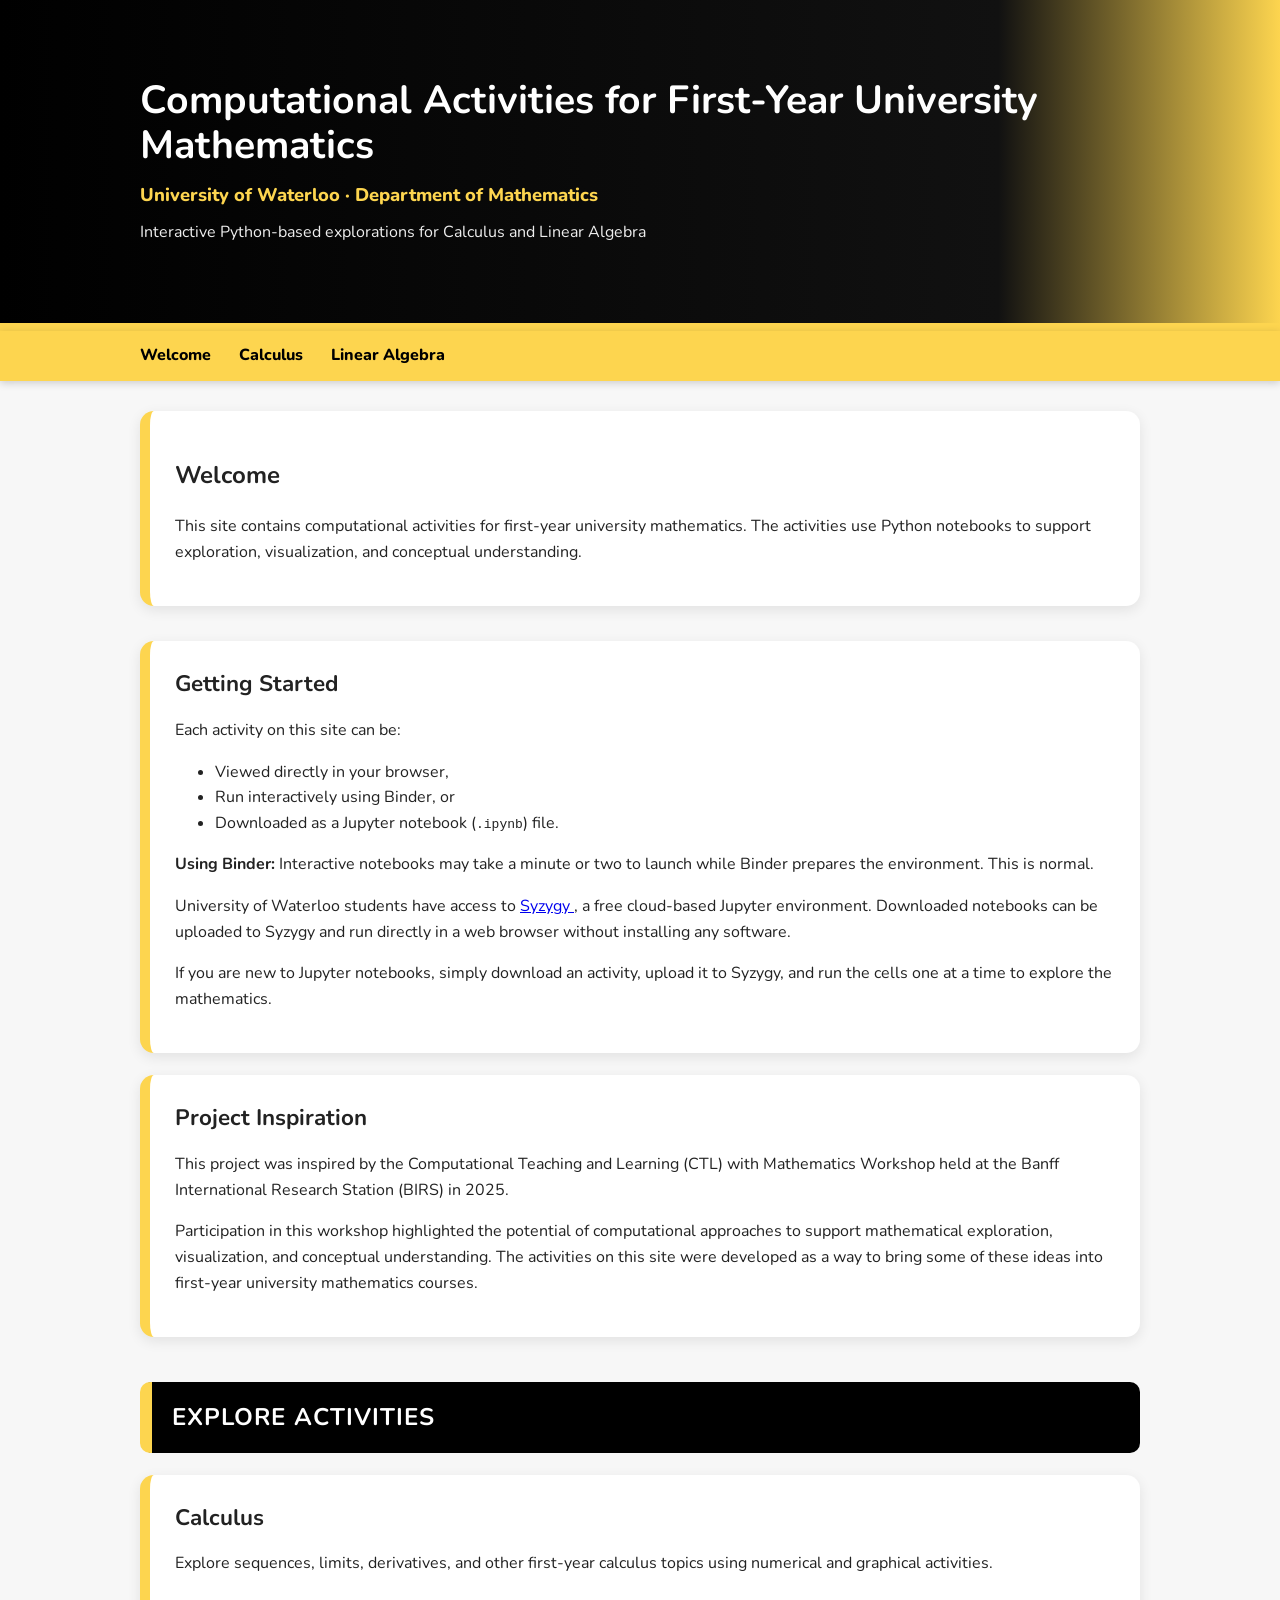
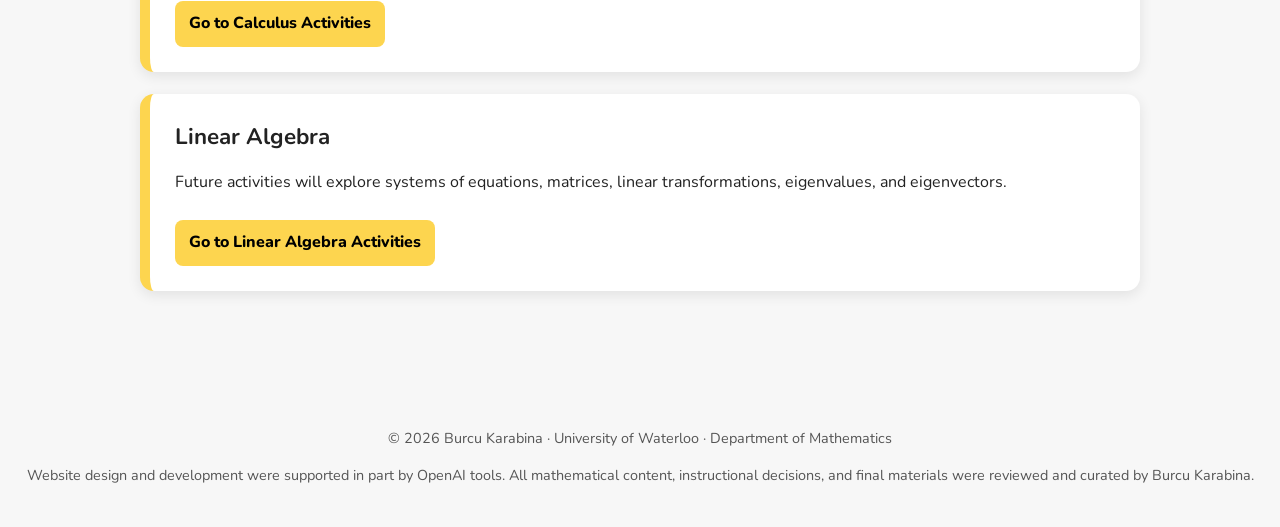
<file: index.html>
<!DOCTYPE html>
<html lang="en">
<head>
    <meta charset="UTF-8">
    <title>Computational Activities for First-Year University Mathematics</title>
    <link href="https://fonts.googleapis.com/css2?family=Nunito:wght@400;600;700;800&display=swap" rel="stylesheet">
    <link rel="stylesheet" href="styles.css">
</head>

<body>

<header>
    <div class="container">
        <h1>Computational Activities for First-Year University Mathematics</h1>
        <div class="subtitle">University of Waterloo · Department of Mathematics</div>
        <div class="header-note">
            Interactive Python-based explorations for Calculus and Linear Algebra
        </div>
    </div>
</header>

<nav>
    <div class="container">
        <a href="index.html">Welcome</a>
        <a href="calculus.html">Calculus</a>
        <a href="linear-algebra.html">Linear Algebra</a>
    </div>
</nav>

<main class="container">

 <section class="intro">
    <h2>Welcome</h2>

    <p>
        This site contains computational activities for first-year university mathematics.
        The activities use Python notebooks to support exploration, visualization,
        and conceptual understanding.
    </p>
</section>

<div class="activity-card">

    <h4>Getting Started</h4>

    <p>
        Each activity on this site can be:
    </p>

    <ul>
        <li>Viewed directly in your browser,</li>
        <li>Run interactively using Binder, or</li>
        <li>Downloaded as a Jupyter notebook (<code>.ipynb</code>) file.</li>
    </ul>
<div class="binder-info">
    <strong>Using Binder:</strong> Interactive notebooks may take a minute or two to launch while Binder prepares the environment. This is normal.
</div>
    <p>
        University of Waterloo students have access to
        <a href="https://uwaterloo.syzygy.ca/"
           target="_blank"
           rel="noopener noreferrer">
           Syzygy
        </a>,
        a free cloud-based Jupyter environment. Downloaded notebooks can be uploaded
        to Syzygy and run directly in a web browser without installing any software.
    </p>

    <p>
        If you are new to Jupyter notebooks, simply download an activity,
        upload it to Syzygy, and run the cells one at a time to explore the mathematics.
    </p>

</div>

<div class="activity-card">

    <h4>Project Inspiration</h4>

    <p>
        This project was inspired by the
           Computational Teaching and Learning (CTL) with Mathematics Workshop
        held at the Banff International Research Station (BIRS) in 2025.
    </p>

    <p>
        Participation in this workshop highlighted the potential of computational
        approaches to support mathematical exploration, visualization, and
        conceptual understanding. The activities on this site were developed as a
        way to bring some of these ideas into first-year university mathematics courses.
    </p>

</div>


    <section class="major-section">
        <h2 class="major-section-title">Explore Activities</h2>

        <div class="activity-card">
            <h4>Calculus</h4>
            <p>
                Explore sequences, limits, derivatives, and other first-year calculus topics
                using numerical and graphical activities.
            </p>

            <a class="button run" href="calculus.html">Go to Calculus Activities</a>
        </div>

        <div class="activity-card">
            <h4>Linear Algebra</h4>
            <p>
                Future activities will explore systems of equations, matrices, linear transformations,
                eigenvalues, and eigenvectors.
            </p>

            <a class="button run" href="linear-algebra.html">Go to Linear Algebra Activities</a>
        </div>
    </section>

</main>

    <footer>
    <p> © 2026 Burcu Karabina · University of Waterloo · Department of Mathematics</p>
     <p>
    Website design and development were supported in part by OpenAI tools.
    All mathematical content, instructional decisions, and final materials
    were reviewed and curated by Burcu Karabina.
  </p>
  </footer>

</body>
</html>
</file>
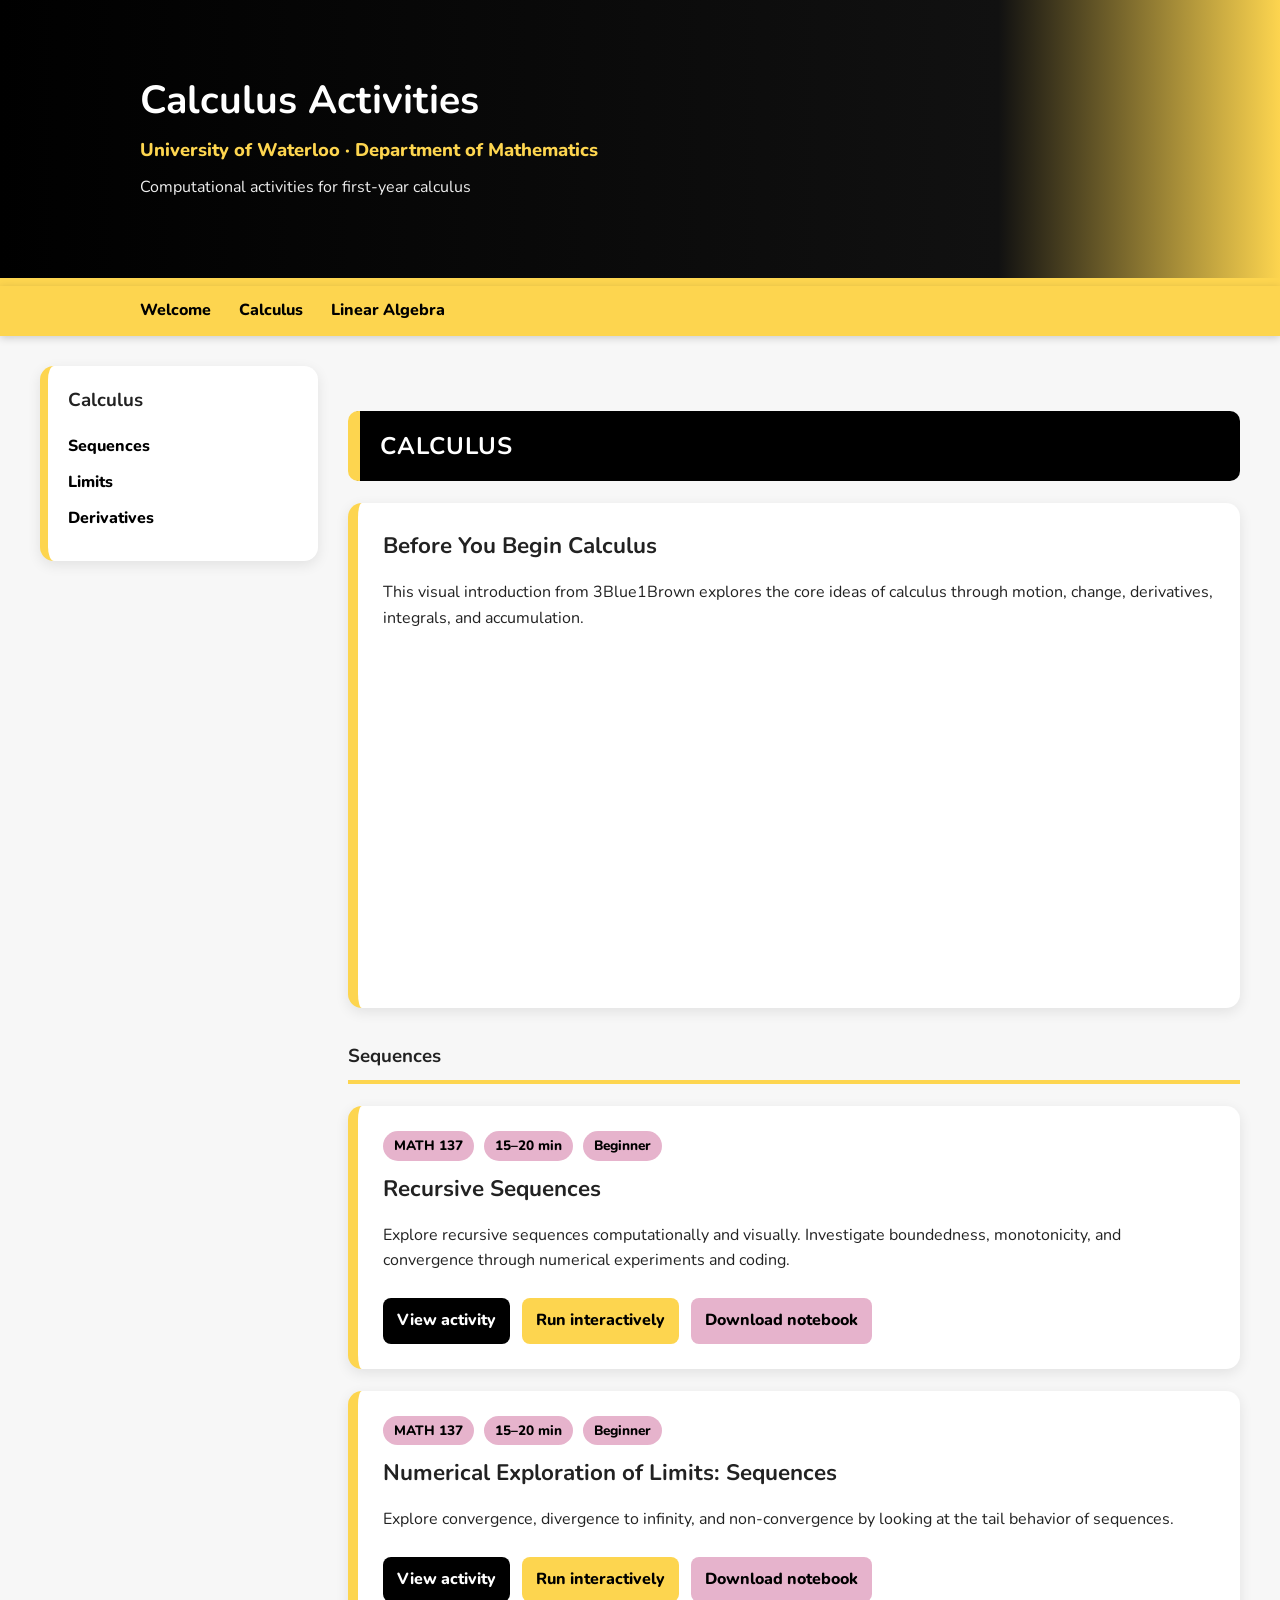
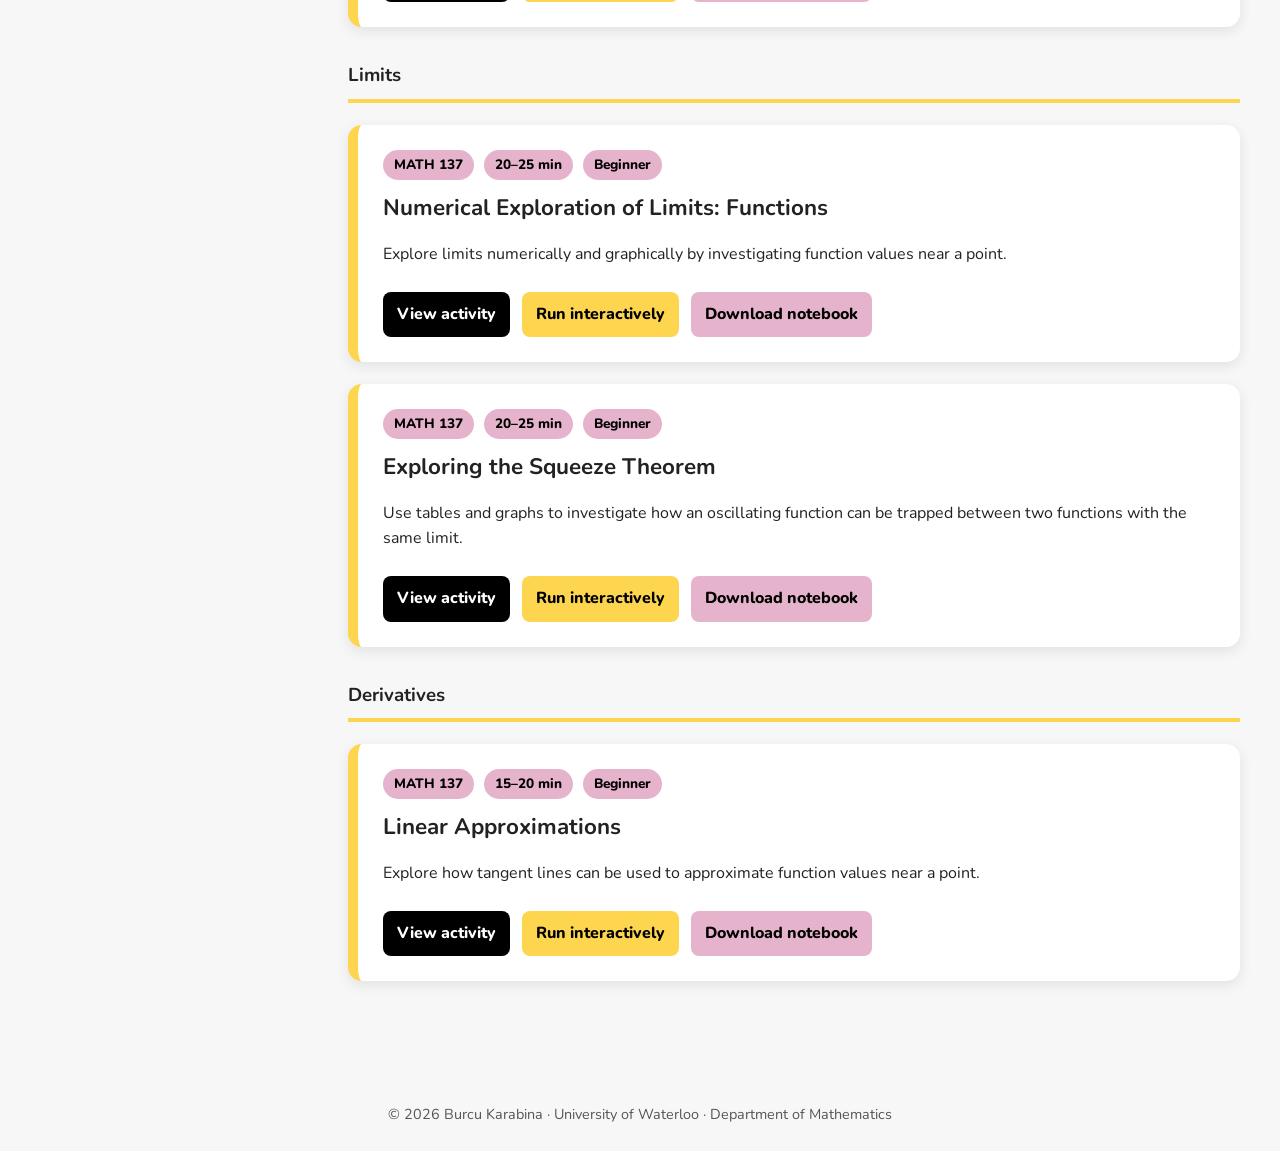
<file: calculus.html>
<!DOCTYPE html>
<html lang="en">
<head>
    <meta charset="UTF-8">
    <title>Calculus Activities</title>
    <link href="https://fonts.googleapis.com/css2?family=Nunito:wght@400;600;700;800&display=swap" rel="stylesheet">
    <link rel="stylesheet" href="styles.css">
</head>

<body>

<header>
    <div class="container">
        <h1>Calculus Activities</h1>
        <div class="subtitle">University of Waterloo · Department of Mathematics</div>
        <div class="header-note">
            Computational activities for first-year calculus
        </div>
    </div>
</header>

<nav>
    <div class="container">
        <a href="index.html">Welcome</a>
        <a href="calculus.html">Calculus</a>
        <a href="linear-algebra.html">Linear Algebra</a>
    </div>
</nav>

<div class="page-layout">

    <aside class="sidebar">
        <h3>Calculus</h3>
        <a href="#sequences">Sequences</a>
        <a href="#limits">Limits</a>
        <a href="#derivatives">Derivatives</a>
    </aside>

    <main class="content">

        <section class="major-section">
            <h2 class="major-section-title">Calculus</h2>

            <div class="activity-card">
                <h4>Before You Begin Calculus</h4>
                <p>
                    This visual introduction from 3Blue1Brown explores the core ideas of calculus
                    through motion, change, derivatives, integrals, and accumulation.
                </p>

                <div class="video-container">
                    <iframe
                        src="https://www.youtube.com/embed/WUvTyaaNkzM"
                        title="Essence of Calculus"
                        frameborder="0"
                        allowfullscreen>
                    </iframe>
                </div>
            </div>

            <h3 class="topic-title" id="sequences">Sequences</h3>

            <div class="activity-card">
                <span class="tag">MATH 137</span>
                <span class="tag">15–20 min</span>
                <span class="tag">Beginner</span>

                <h4>Recursive Sequences</h4>
                <p>
                    Explore recursive sequences computationally and visually. Investigate boundedness,
                    monotonicity, and convergence through numerical experiments and coding.
                </p>

                <a class="button view" href="recursivesequences.html" target="_blank" rel="noopener noreferrer">View activity</a>
                <a class="button run" href="https://mybinder.org/v2/gh/burcukarabina/computationalcalculus/HEAD?urlpath=tree/recursivesequences.ipynb" target="_blank" rel="noopener noreferrer">Run interactively</a>
                <a class="button download" href="recursivesequences.ipynb" download>Download notebook</a>
            </div>

            <div class="activity-card">
                <span class="tag">MATH 137</span>
                <span class="tag">15–20 min</span>
                <span class="tag">Beginner</span>

                <h4>Numerical Exploration of Limits: Sequences</h4>
                <p>
                    Explore convergence, divergence to infinity, and non-convergence by looking
                    at the tail behavior of sequences.
                </p>

                <a class="button view" href="NumericalExplorationOfLimitsSequences.html" target="_blank" rel="noopener noreferrer">View activity</a>
                <a class="button run" href="https://mybinder.org/v2/gh/burcukarabina/computationalcalculus/HEAD?urlpath=tree/NumericalExplorationOfLimitsSequences.ipynb" target="_blank" rel="noopener noreferrer">Run interactively</a>
                <a class="button download" href="NumericalExplorationOfLimitsSequences.ipynb" download>Download notebook</a>
            </div>

            <h3 class="topic-title" id="limits">Limits</h3>

            <div class="activity-card">
                <span class="tag">MATH 137</span>
                <span class="tag">20–25 min</span>
                <span class="tag">Beginner</span>

                <h4>Numerical Exploration of Limits: Functions</h4>
                <p>
                    Explore limits numerically and graphically by investigating function values
                    near a point.
                </p>

                <a class="button view" href="NumericalExplorationOfLimitsFunctions.html" target="_blank" rel="noopener noreferrer">View activity</a>
                <a class="button run" href="https://mybinder.org/v2/gh/burcukarabina/computationalcalculus/HEAD?urlpath=tree/NumericalExplorationOfLimitsFunctions.ipynb" target="_blank" rel="noopener noreferrer">Run interactively</a>
                <a class="button download" href="NumericalExplorationOfLimitsFunctions.ipynb" download>Download notebook</a>
            </div>

            <div class="activity-card">
                <span class="tag">MATH 137</span>
                <span class="tag">20–25 min</span>
                <span class="tag">Beginner</span>

                <h4>Exploring the Squeeze Theorem</h4>
                <p>
                    Use tables and graphs to investigate how an oscillating function can be trapped
                    between two functions with the same limit.
                </p>

                <a class="button view" href="ExploringTheSqueezeTheorem.html" target="_blank" rel="noopener noreferrer">View activity</a>
                <a class="button run" href="https://mybinder.org/v2/gh/burcukarabina/computationalcalculus/HEAD?urlpath=tree/ExploringTheSqueezeTheorem.ipynb" target="_blank" rel="noopener noreferrer">Run interactively</a>
                <a class="button download" href="ExploringTheSqueezeTheorem.ipynb" download>Download notebook</a>
            </div>

            <h3 class="topic-title" id="derivatives">Derivatives</h3>

            <div class="activity-card">
                <span class="tag">MATH 137</span>
                <span class="tag">15–20 min</span>
                <span class="tag">Beginner</span>

                <h4>Linear Approximations</h4>
                <p>
                    Explore how tangent lines can be used to approximate function values near a point.
                </p>

                <a class="button view" href="LinearApproximations.html" target="_blank" rel="noopener noreferrer">View activity</a>
                <a class="button run" href="https://mybinder.org/v2/gh/burcukarabina/computationalcalculus/HEAD?urlpath=tree/LinearApproximations.ipynb" target="_blank" rel="noopener noreferrer">Run interactively</a>
                <a class="button download" href="LinearApproximations.ipynb" download>Download notebook</a>
            </div>

        </section>

    </main>

</div>

<footer>
    © 2026 Burcu Karabina · University of Waterloo · Department of Mathematics
</footer>

</body>
</html>
</file>
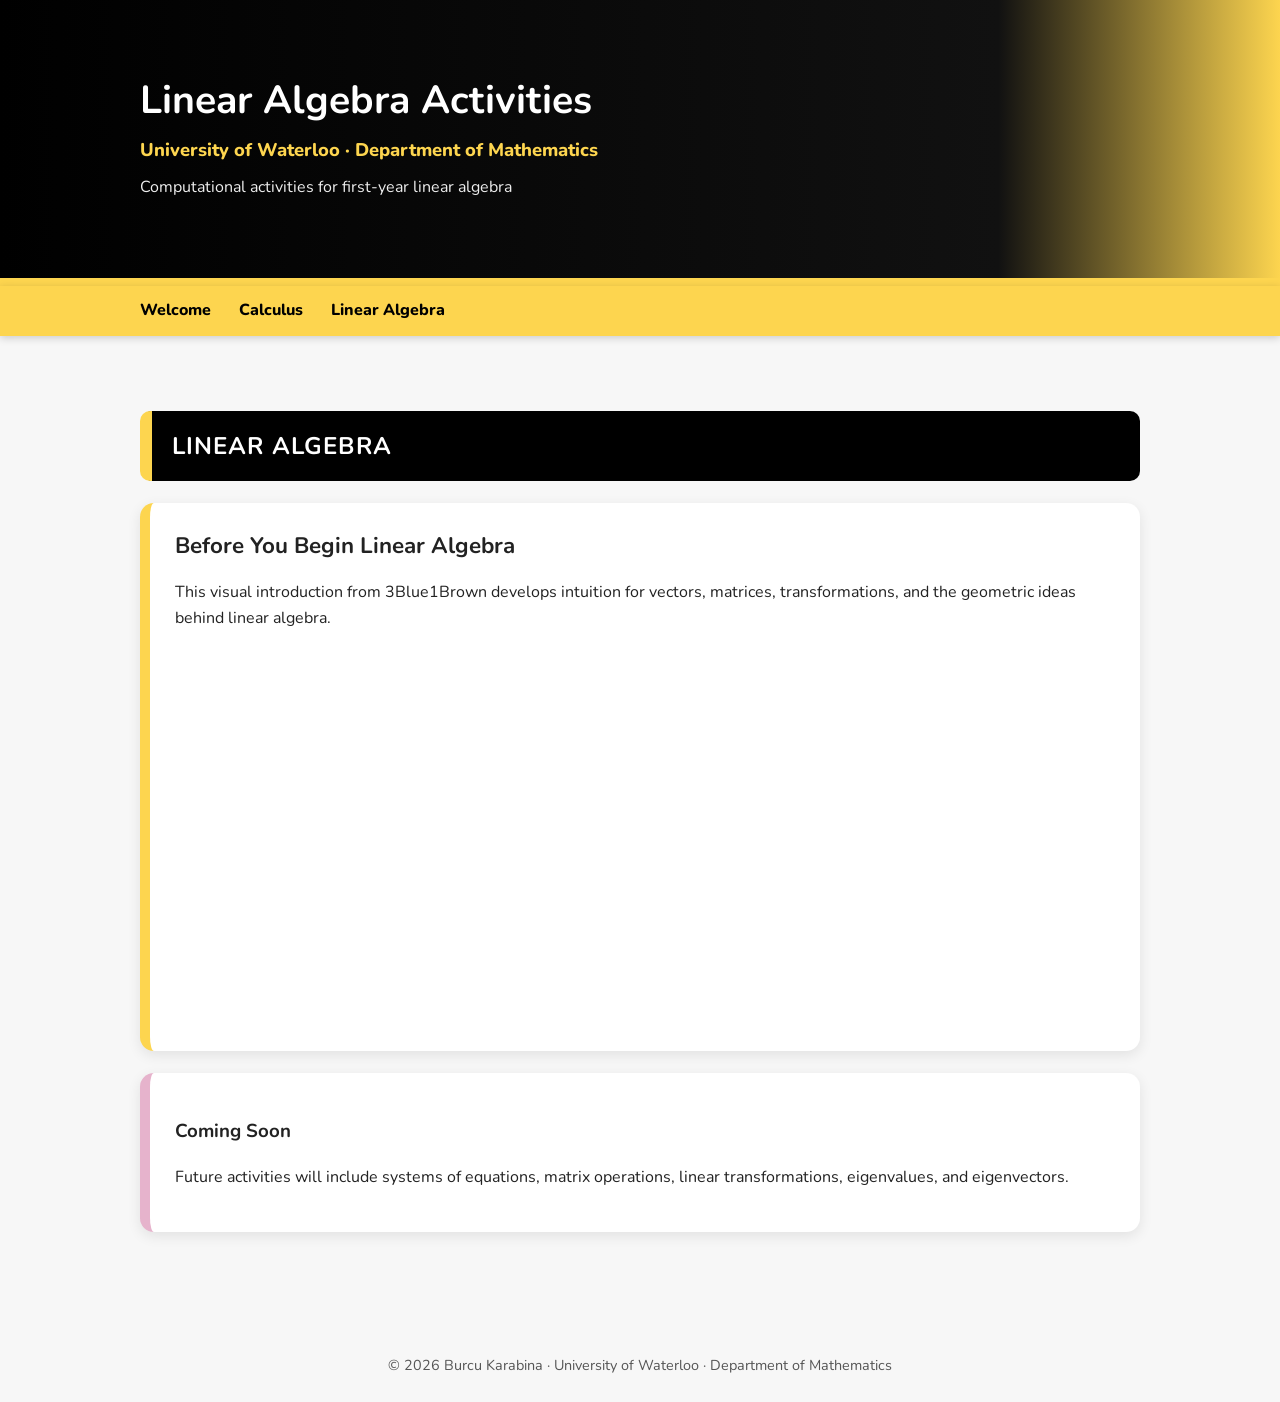
<file: linear-algebra.html>
<!DOCTYPE html>
<html lang="en">
<head>
    <meta charset="UTF-8">
    <title>Linear Algebra Activities</title>
    <link href="https://fonts.googleapis.com/css2?family=Nunito:wght@400;600;700;800&display=swap" rel="stylesheet">
    <link rel="stylesheet" href="styles.css">
</head>

<body>

<header>
    <div class="container">
        <h1>Linear Algebra Activities</h1>
        <div class="subtitle">University of Waterloo · Department of Mathematics</div>
        <div class="header-note">
            Computational activities for first-year linear algebra
        </div>
    </div>
</header>

<nav>
    <div class="container">
        <a href="index.html">Welcome</a>
        <a href="calculus.html">Calculus</a>
        <a href="linear-algebra.html">Linear Algebra</a>
    </div>
</nav>

<main class="container">

    <section class="major-section">
        <h2 class="major-section-title">Linear Algebra</h2>

        <div class="activity-card">
            <h4>Before You Begin Linear Algebra</h4>
            <p>
                This visual introduction from 3Blue1Brown develops intuition for vectors,
                matrices, transformations, and the geometric ideas behind linear algebra.
            </p>

            <div class="video-container">
                <iframe
                    src="https://www.youtube.com/embed/fNk_zzaMoSs"
                    title="Essence of Linear Algebra"
                    frameborder="0"
                    allowfullscreen>
                </iframe>
            </div>
        </div>

        <div class="coming-soon">
            <h3>Coming Soon</h3>
            <p>
                Future activities will include systems of equations, matrix operations,
                linear transformations, eigenvalues, and eigenvectors.
            </p>
        </div>

    </section>

</main>

<footer>
    © 2026 Burcu Karabina · University of Waterloo · Department of Mathematics
</footer>

</body>
</html>
</file>
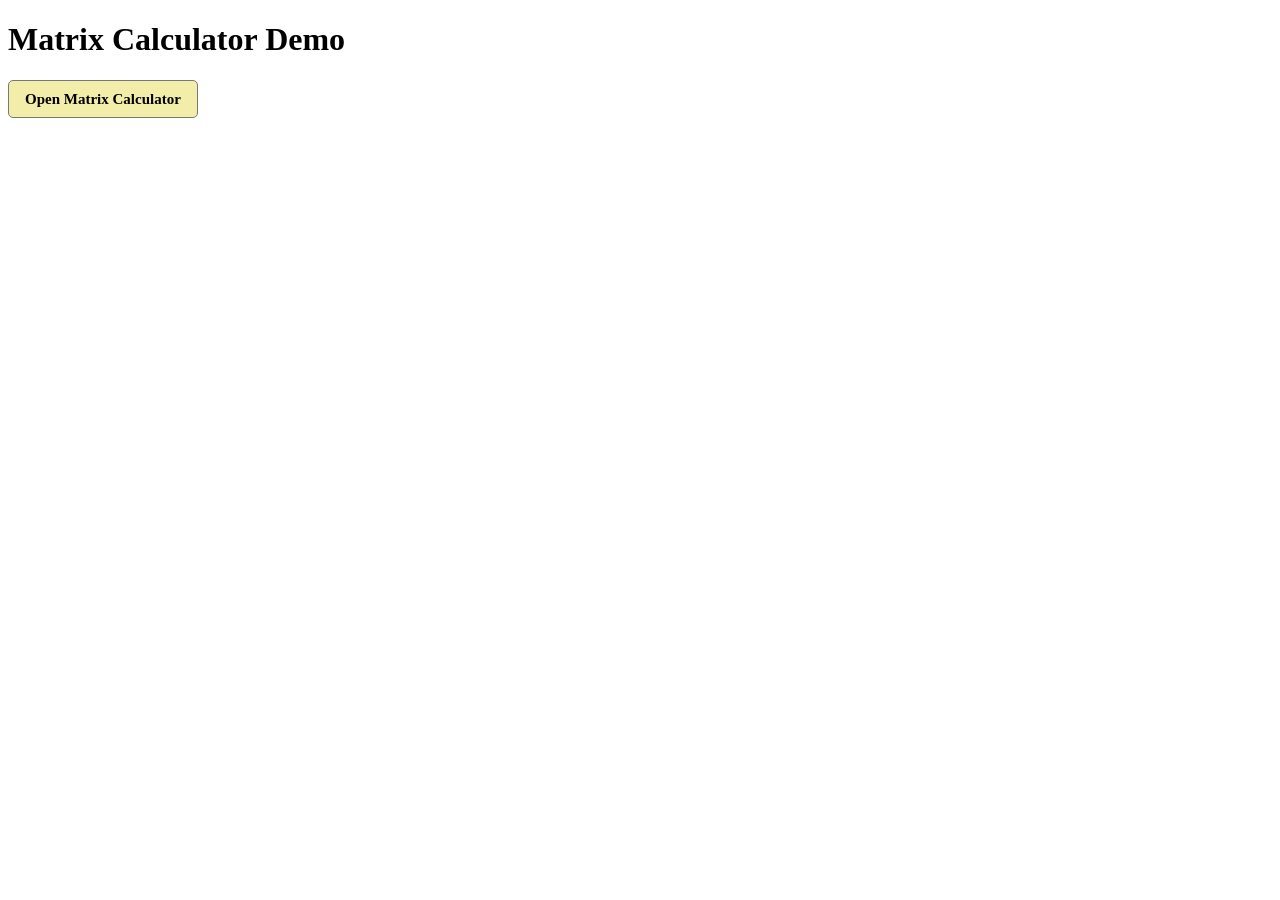
<file: calculators/matrixCalculator-demo.html>
<!doctype html>
<html lang="en">
<head>
  <meta charset="utf-8">
  <meta name="viewport" content="width=device-width, initial-scale=1">
  <title>Matrix Calculator Demo</title>
  <link rel="stylesheet" href="../css/calculators.css">
</head>
<body>
  <h1>Matrix Calculator Demo</h1>

  <button type="button" class="matrixCalculator">
    Open Matrix Calculator
  </button>

  <script src="matrixCalculator.js"></script>
</body>
</html>
</file>
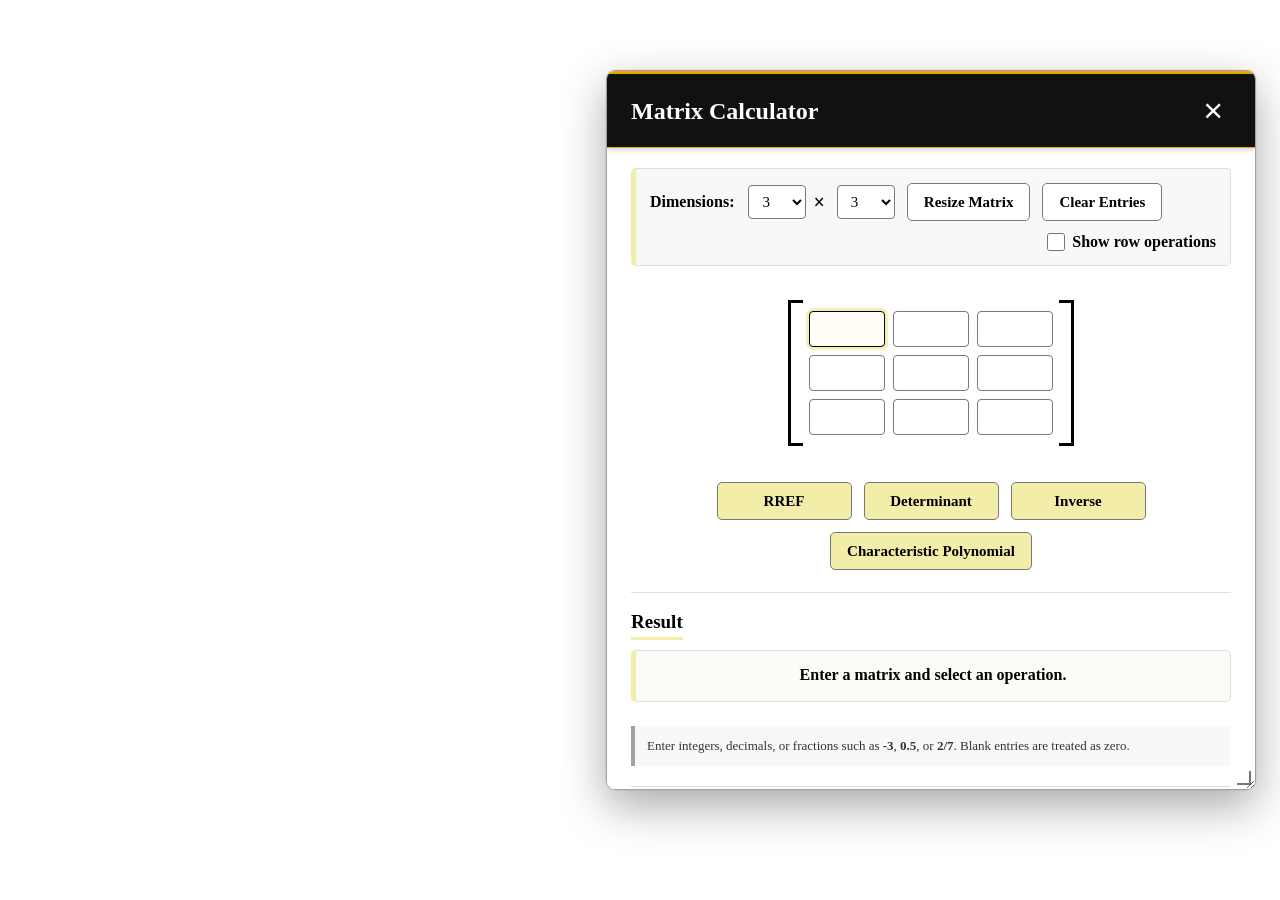
<file: calculators/matrixCalculator.html>
<!DOCTYPE html>
<html lang="en">
<head>
  <meta charset="UTF-8">

  <meta
    name="viewport"
    content="width=device-width, initial-scale=1"
  >

  <title>Matrix Calculator</title>

  <link
    rel="stylesheet"
    href="../css/calculators.css"
  >
</head>

<body class="mc-standalone-page">

  <button
    type="button"
    class="matrixCalculator"
    id="mc-auto-open"
    style="display:none;"
  >
    Open Matrix Calculator
  </button>

  <script src="matrixCalculator.js?v=5"></script>

  <script>
    window.addEventListener("load", function () {
      if (window.MatrixCalculator) {
        window.MatrixCalculator.open();
      }
    });
  </script>

</body>
</html>
</file>
<file: styles.css>
:root {
    --uw-black: #000000;
    --uw-gold: #FDD54F;
    --uw-gold-dark: #E0B000;
    --uw-math-pink: #E6B3CC;
    --uw-math-pink-dark: #7A003C;
    --uw-light-gray: #F7F7F7;
    --uw-medium-gray: #555555;
    --uw-white: #FFFFFF;
}

body {
    margin: 0;
    font-family: 'Nunito', sans-serif;
    background: var(--uw-light-gray);
    color: #222;
    line-height: 1.6;
}

header {
    background: linear-gradient(90deg, var(--uw-black) 0%, #111111 78%, var(--uw-gold) 100%);
    color: var(--uw-white);
    padding: 48px 20px;
    border-bottom: 8px solid var(--uw-gold);
}

.container {
    max-width: 1000px;
    margin: auto;
    padding: 30px 20px;
}

h1 {
    margin: 0;
    font-size: 2.45rem;
    line-height: 1.15;
}

.subtitle {
    color: var(--uw-gold);
    font-size: 1.15rem;
    font-weight: 800;
    margin-top: 12px;
}

.header-note {
    margin-top: 10px;
    color: #eeeeee;
    font-size: 1rem;
}

nav {
    background: var(--uw-gold);
    font-weight: 800;
    box-shadow: 0 2px 8px rgba(0,0,0,0.18);
}

nav .container {
    padding: 12px 20px;
}

nav a {
    color: var(--uw-black);
    margin-right: 24px;
    text-decoration: none;
}

nav a:hover {
    text-decoration: underline;
}

.intro,
.activity-card,
.coming-soon {
    background: var(--uw-white);
    padding: 25px;
    border-radius: 14px;
    box-shadow: 0 4px 14px rgba(0,0,0,0.09);
}

.intro {
    margin-bottom: 35px;
    border-left: 10px solid var(--uw-gold);
}

.major-section {
    margin-top: 45px;
}

.major-section-title {
    background: var(--uw-black);
    color: var(--uw-white);
    padding: 16px 20px;
    border-left: 12px solid var(--uw-gold);
    border-radius: 10px;
    letter-spacing: 1px;
    text-transform: uppercase;
}

.topic-title {
    margin-top: 34px;
    border-bottom: 4px solid var(--uw-gold);
    padding-bottom: 8px;
}

.activity-card {
    border-left: 10px solid var(--uw-gold);
    margin: 22px 0;
    transition: transform 0.2s ease, box-shadow 0.2s ease;
}

.activity-card:hover {
    transform: translateY(-2px);
    box-shadow: 0 6px 18px rgba(0,0,0,0.13);
}

.activity-card h4 {
    margin-top: 0;
    margin-bottom: 8px;
    font-size: 1.4rem;
}

.tag {
    display: inline-block;
    background: var(--uw-math-pink);
    color: var(--uw-black);
    padding: 4px 11px;
    border-radius: 999px;
    font-size: 0.85rem;
    font-weight: 800;
    margin: 0 6px 10px 0;
}

.button {
    display: inline-block;
    margin: 8px 8px 0 0;
    padding: 10px 14px;
    border-radius: 8px;
    text-decoration: none;
    font-weight: 800;
    transition: opacity 0.2s ease, transform 0.2s ease;
}

.button:hover {
    opacity: 0.88;
    transform: translateY(-1px);
}

.view {
    background: var(--uw-black);
    color: var(--uw-white);
}

.run {
    background: var(--uw-gold);
    color: var(--uw-black);
}

.download {
    background: var(--uw-math-pink);
    color: var(--uw-black);
}

.video {
    background: var(--uw-math-pink-dark);
    color: var(--uw-white);
}

.coming-soon {
    border-left: 10px solid var(--uw-math-pink);
    margin: 22px 0;
}

.video-container {
    margin-top: 15px;
}

.video-container iframe {
    width: 70%;
    max-width: 700px;
    aspect-ratio: 16 / 9;
    border-radius: 10px;
    border: none;
}
.page-layout {
    display: flex;
    max-width: 1200px;
    margin: auto;
    gap: 30px;
    padding: 30px 20px;
}

.sidebar {
    width: 230px;
    position: sticky;
    top: 20px;
    align-self: flex-start;
    background: white;
    border-left: 8px solid var(--uw-gold);
    border-radius: 14px;
    padding: 20px;
    box-shadow: 0 4px 14px rgba(0,0,0,0.09);
}

.sidebar h3 {
    margin-top: 0;
}

.sidebar a {
    display: block;
    color: var(--uw-black);
    text-decoration: none;
    font-weight: 800;
    margin: 10px 0;
}

.sidebar a:hover {
    text-decoration: underline;
}

.content {
    flex: 1;
}

footer {
    margin-top: 45px;
    padding: 25px 20px;
    text-align: center;
    font-size: 0.9rem;
    color: var(--uw-medium-gray);
}
</file>
<file: css/calculators.css>
/* =====================================================
   Matrix Calculator
   Draggable, resizable, and scrollable floating window
   Waterloo-inspired palette
   ===================================================== */

:root {
  --uw-black: #000000;
  --uw-near-black: #111111;
  --uw-white: #ffffff;

  --uw-gold-light: #f2eda8;
  --uw-gold-hover: #f6f1c4;
  --uw-gold-dark: #eaab00;

  --uw-grey-light: #dfdfdf;
  --uw-grey-medium: #a2a2a2;
  --uw-grey-dark: #787878;

  --mc-background: #f8f8f8;
  --mc-result-background: #fcfbf5;

  --mc-error: #a00000;
  --mc-error-background: #fff1f1;
}

/* -----------------------------------------------------
   Launcher and general buttons
   ----------------------------------------------------- */

.matrixCalculator,
.mc-button {
  box-sizing: border-box;
  border: 1px solid var(--uw-grey-dark);
  border-radius: 5px;
  background: var(--uw-gold-light);
  color: var(--uw-black);
  padding: 9px 16px;
  font-family: inherit;
  font-size: 15px;
  font-weight: 700;
  line-height: 1.2;
  cursor: pointer;

  transition:
    background-color 0.15s ease,
    border-color 0.15s ease,
    box-shadow 0.15s ease,
    transform 0.05s ease;
}

.matrixCalculator:hover,
.mc-button:hover {
  border-color: var(--uw-gold-dark);
  background: var(--uw-gold-hover);
}

.matrixCalculator:active,
.mc-button:active {
  transform: translateY(1px);
}

.matrixCalculator:focus-visible,
.mc-button:focus-visible {
  outline: 3px solid var(--uw-gold-light);
  outline-offset: 2px;
}

.mc-secondary {
  border-color: var(--uw-grey-dark);
  background: var(--uw-white);
  color: var(--uw-black);
  font-weight: 600;
}

.mc-secondary:hover {
  border-color: var(--uw-black);
  background: var(--uw-grey-light);
}

/* -----------------------------------------------------
   Floating layer

   This layer covers the viewport geometrically, but
   pointer-events:none allows students to continue
   interacting with the Möbius question.
   ----------------------------------------------------- */

.mc-overlay {
  display: none;
  position: fixed;
  inset: 0;
  z-index: 999999;

  width: 100%;
  height: 100%;

  background: transparent;
  pointer-events: none;
}

.mc-overlay-visible {
  display: block;
}

/* -----------------------------------------------------
   Draggable, resizable calculator window
   ----------------------------------------------------- */

.mc-window {
  position: fixed;
  top: 70px;
  right: 24px;

  /*
   * Initial size.
   */
  width: 650px;
  height: 720px;

  /*
   * Resize limits.
   */
  min-width: 420px;
  min-height: 350px;

  max-width: calc(100vw - 30px);
  max-height: calc(100vh - 30px);

  box-sizing: border-box;
  margin: 0;
  padding: 0 24px 24px;

  /*
   * resize:both creates the lower-right resize handle.
   * overflow:auto is required for browser resizing and
   * provides scrolling inside the calculator.
   */
  resize: both;
  overflow: auto;

  border: 1px solid var(--uw-grey-medium);
  border-radius: 9px;
  background: var(--uw-white);

  box-shadow:
    0 16px 45px rgba(0, 0, 0, 0.34),
    0 0 0 1px rgba(0, 0, 0, 0.05);

  /*
   * Re-enable interaction inside the floating window.
   */
  pointer-events: auto;

  /*
   * Helps browsers identify this as a contained
   * scrollable region.
   */
  overscroll-behavior: contain;
}

/* Thin Waterloo gold accent at the top */

.mc-window::before {
  display: block;
  height: 3px;
  margin: 0 -24px;
  background: var(--uw-gold-dark);
  content: "";
}

/* -----------------------------------------------------
   Sticky draggable header
   ----------------------------------------------------- */

.mc-header {
  display: flex;
  position: sticky;
  top: 0;
  z-index: 20;

  align-items: center;
  justify-content: space-between;
  gap: 20px;

  /*
   * These margins extend the header to the edges of
   * the calculator window.
   */
  margin: 0 -24px;
  padding: 17px 24px 15px;

  border-bottom: 1px solid var(--uw-gold-dark);
  background: var(--uw-near-black);
  color: var(--uw-white);

  /*
   * Indicates that the header can be dragged.
   */
  cursor: move;
  user-select: none;
  touch-action: none;

  box-shadow: 0 2px 5px rgba(0, 0, 0, 0.16);
}

.mc-header h2 {
  margin: 0;
  color: var(--uw-white);
  font-size: 24px;
  font-weight: 700;
  cursor: move;
}

/*
 * The close button should remain clickable rather
 * than starting a drag operation.
 */

#mc-close {
  flex: 0 0 auto;

  border: 2px solid transparent;
  border-radius: 4px;
  background: transparent;
  color: var(--uw-white);

  padding: 0 6px 3px;

  font-size: 34px;
  line-height: 1;

  cursor: pointer;
  user-select: none;
  touch-action: auto;
}

#mc-close:hover {
  border-color: var(--uw-gold-light);
  background: var(--uw-gold-light);
  color: var(--uw-black);
}

#mc-close:focus-visible {
  outline: 3px solid var(--uw-gold-light);
  outline-offset: 2px;
}

/* -----------------------------------------------------
   Controls
   ----------------------------------------------------- */

.mc-controls {
  display: flex;
  flex-wrap: wrap;
  align-items: center;
  gap: 12px;

  margin: 20px 0 16px;
  padding: 14px;

  border: 1px solid var(--uw-grey-light);
  border-left: 5px solid var(--uw-gold-light);
  border-radius: 5px;

  background: var(--mc-background);
}

.mc-controls label {
  color: var(--uw-black);
  font-weight: 700;
}

.mc-controls select {
  min-width: 58px;
  margin-left: 5px;

  border: 1px solid var(--uw-grey-dark);
  border-radius: 4px;

  background: var(--uw-white);
  color: var(--uw-black);

  padding: 7px 9px;

  font-family: inherit;
  font-size: 15px;
}

.mc-controls select:hover {
  border-color: var(--uw-black);
}

.mc-controls select:focus-visible {
  outline: 3px solid var(--uw-gold-light);
  outline-offset: 2px;
}

/* Compact dimension selector */

.mc-dimensions {
  display: inline-flex;
  align-items: center;
  gap: 7px;
}

.mc-dimensions-label {
  margin-right: 2px;
  font-weight: 700;
}

.mc-times {
  color: var(--uw-black);
  font-size: 20px;
  font-weight: 700;
  line-height: 1;
}

/* Show-row-operations checkbox */

.mc-show-steps-label {
  display: inline-flex;
  align-items: center;
  gap: 7px;

  margin-left: auto;

  font-weight: 600;
  cursor: pointer;
}

.mc-show-steps-label input {
  width: 18px;
  height: 18px;
  margin: 0;

  accent-color: var(--uw-gold-dark);
  cursor: pointer;
}

/* -----------------------------------------------------
   Matrix input and result brackets
   ----------------------------------------------------- */

.mc-input-section {
  overflow-x: auto;
  max-width: 100%;
  padding: 18px 5px;
  text-align: center;
}

.mc-matrix-brackets {
  display: inline-block;
  position: relative;
  padding: 11px 21px;
}

.mc-matrix-brackets::before,
.mc-matrix-brackets::after {
  position: absolute;
  top: 0;
  bottom: 0;

  width: 12px;
  content: "";
}

.mc-matrix-brackets::before {
  left: 0;

  border-top: 3px solid var(--uw-black);
  border-bottom: 3px solid var(--uw-black);
  border-left: 3px solid var(--uw-black);
}

.mc-matrix-brackets::after {
  right: 0;

  border-top: 3px solid var(--uw-black);
  border-right: 3px solid var(--uw-black);
  border-bottom: 3px solid var(--uw-black);
}

.mc-grid {
  display: grid;
  gap: 8px;
}

.mc-grid input {
  width: 100%;
  min-width: 58px;

  box-sizing: border-box;

  border: 1px solid var(--uw-grey-dark);
  border-radius: 4px;

  background: var(--uw-white);
  color: var(--uw-black);

  padding: 8px 5px;

  text-align: center;
  font-family: inherit;
  font-size: 16px;

  transition:
    border-color 0.15s ease,
    box-shadow 0.15s ease,
    background-color 0.15s ease;
}

.mc-grid input:hover {
  border-color: var(--uw-black);
}

.mc-grid input:focus {
  border-color: var(--uw-black);
  outline: none;

  background: #fffdf6;

  box-shadow:
    0 0 0 3px rgba(242, 237, 168, 0.85);
}

/* -----------------------------------------------------
   Operation buttons
   ----------------------------------------------------- */

.mc-operation-buttons {
  display: flex;
  flex-wrap: wrap;
  justify-content: center;
  gap: 12px;

  margin: 18px 0 22px;
}

.mc-operation-buttons .mc-button {
  min-width: 135px;
  background: var(--uw-gold-light);
}

.mc-operation-buttons .mc-button:hover {
  background: var(--uw-gold-hover);
}

/* -----------------------------------------------------
   Result area
   ----------------------------------------------------- */

.mc-result-section {
  min-height: 100px;

  margin-top: 20px;
  border-top: 1px solid var(--uw-grey-light);
  padding-top: 18px;
}

.mc-result-section h3 {
  display: inline-block;

  margin: 0 0 10px;

  border-bottom: 3px solid var(--uw-gold-light);
  padding-bottom: 4px;

  color: var(--uw-black);
  font-size: 19px;
}

#mc-result {
  box-sizing: border-box;
  min-height: 52px;

  border: 1px solid var(--uw-grey-light);
  border-left: 5px solid var(--uw-gold-light);
  border-radius: 5px;

  background: var(--mc-result-background);
  color: var(--uw-black);

  padding: 15px;

  text-align: center;
  font-weight: 600;
}

.mc-result-title {
  margin-bottom: 8px;
  font-size: 17px;
  font-weight: 700;
}

.mc-result-grid {
  color: var(--uw-black);
  font-weight: 500;
}

/* -----------------------------------------------------
   RREF row-operation steps
   ----------------------------------------------------- */

.mc-row-steps {
  margin-top: 22px;

  border-top: 1px solid var(--uw-grey-light);
  padding-top: 18px;

  text-align: left;
}

.mc-row-steps h4 {
  display: inline-block;

  margin: 0 0 15px;

  border-bottom: 3px solid var(--uw-gold-light);
  padding-bottom: 4px;

  font-size: 17px;
}

.mc-row-step {
  margin: 0 0 20px;

  border: 1px solid var(--uw-grey-light);
  border-left: 5px solid var(--uw-gold-light);
  border-radius: 5px;

  background: var(--uw-white);
  padding: 12px;
}

.mc-row-step-operation {
  margin-bottom: 8px;

  color: var(--uw-black);

  font-family:
    "Cambria Math",
    "Times New Roman",
    serif;

  font-size: 17px;
  font-weight: 700;
}

.mc-step-number {
  display: inline-block;
  min-width: 25px;
  color: var(--uw-grey-dark);
}

.mc-row-step .mc-input-section {
  padding-top: 8px;
  padding-bottom: 5px;
}

.mc-no-steps {
  margin: 5px 0;
  color: #444444;
  font-weight: 500;
}

/* -----------------------------------------------------
   Error display
   ----------------------------------------------------- */

#mc-result.mc-error {
  border-color: #d7a4a4;
  border-left-color: var(--mc-error);

  background: var(--mc-error-background);
  color: var(--mc-error);
}

/* -----------------------------------------------------
   Notes and footer
   ----------------------------------------------------- */

.mc-note {
  margin: 15px 0 0;

  border-left: 4px solid var(--uw-grey-medium);

  background: var(--mc-background);
  color: #333333;

  padding: 10px 12px;

  font-size: 13px;
  line-height: 1.5;
}

.mc-footer {
  margin-top: 20px;

  border-top: 1px solid var(--uw-grey-light);
  padding-top: 17px;

  text-align: center;
}

/* -----------------------------------------------------
   Visible resize handle enhancement

   Most desktop browsers already provide a handle when
   resize:both is used. This adds a subtle visual cue in
   the lower-right corner.
   ----------------------------------------------------- */

.mc-window::after {
  position: absolute;
  right: 4px;
  bottom: 4px;

  width: 12px;
  height: 12px;

  border-right: 2px solid var(--uw-grey-dark);
  border-bottom: 2px solid var(--uw-grey-dark);

  content: "";
  pointer-events: none;
}

/* -----------------------------------------------------
   Characteristic polynomial
   ----------------------------------------------------- */

.mc-polynomial-convention {
  margin: 8px 0 14px;
  color: #444444;
  font-family:
    "Cambria Math",
    "Times New Roman",
    serif;
  font-size: 16px;
  font-weight: 500;
}

.mc-polynomial-factored {
  margin: 14px 0;
  overflow-x: auto;
  color: var(--uw-black);
  font-family:
    "Cambria Math",
    "Times New Roman",
    serif;
  font-size: 22px;
  font-weight: 700;
  line-height: 1.5;
}

.mc-polynomial-expanded {
  margin-top: 12px;
  border-top: 1px solid var(--uw-grey-light);
  padding-top: 12px;
  color: #333333;
  font-family:
    "Cambria Math",
    "Times New Roman",
    serif;
  font-size: 16px;
  font-weight: 500;
}

/* -----------------------------------------------------
   Smaller screens

   On small screens, resizing is disabled because there
   is insufficient room to show the question and
   calculator side by side.
   ----------------------------------------------------- */

@media (max-width: 700px) {
  .mc-window {
    top: 10px;
    right: 10px;
    left: 10px;

    width: auto;
    height: calc(100vh - 20px);

    min-width: 0;
    min-height: 300px;

    max-width: none;
    max-height: calc(100vh - 20px);

    padding-right: 15px;
    padding-bottom: 18px;
    padding-left: 15px;

    resize: none;
    overflow: auto;
  }

  .mc-window::before,
  .mc-header {
    margin-right: -15px;
    margin-left: -15px;
  }

  .mc-header {
    padding-right: 15px;
    padding-left: 15px;
  }

  .mc-header h2 {
    font-size: 21px;
  }

  .mc-controls {
    align-items: stretch;
    flex-direction: column;
  }

  .mc-controls label,
  .mc-controls button {
    width: 100%;
    box-sizing: border-box;
  }

  .mc-controls select {
    float: right;
  }

  .mc-dimensions {
    justify-content: center;
    width: 100%;
  }

  .mc-show-steps-label {
    margin-left: 0;
  }

  .mc-grid {
    gap: 5px;
  }

  .mc-grid input {
    min-width: 52px;
    padding: 7px 3px;
  }

  .mc-operation-buttons {
    flex-direction: column;
  }

  .mc-operation-buttons .mc-button {
    width: 100%;
  }

  .mc-row-step {
    padding: 9px;
  }

  .mc-window::after {
    display: none;
  }
}
</file>
